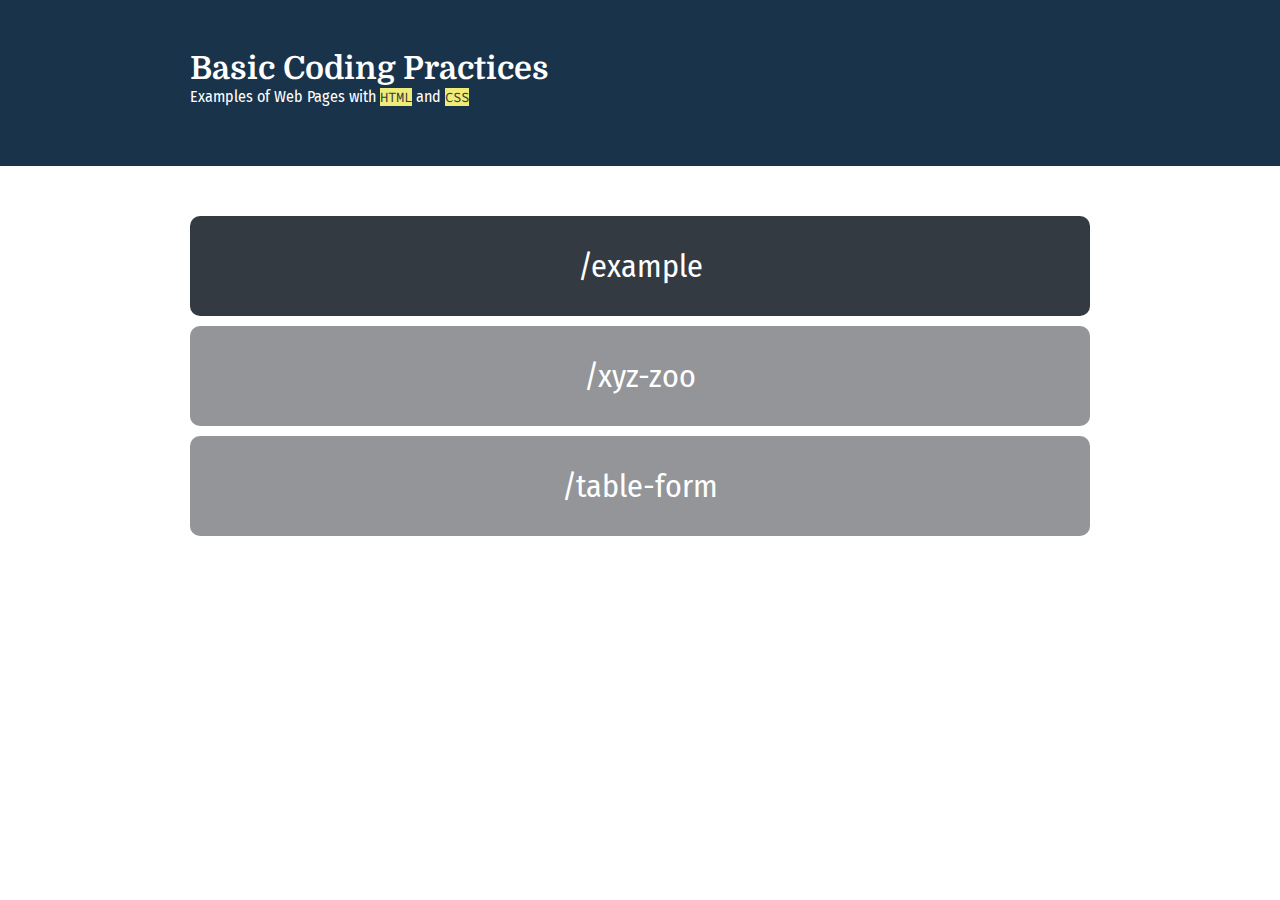
<file: index.html>
<!DOCTYPE html>
<html>

<head>
    <meta charset="UTF-8">
    <meta http-equiv="X-UA-Compatible" content="IE=edge">
    <meta name="viewport" content="width=device-width, initial-scale=1.0">
    <title>Basic Coding Example</title>
    <link rel="stylesheet" href="css/style.css">
</head>

<body>
    <div id="top">
        <div class="container">            
            <h1 class="font-domine">Basic Coding Practices</h1>
            <p>Examples of Web Pages with <span>HTML</span> and <span>CSS</span></p>
        </div>
    </div>
    <div class="container">
        <div id="project">
            <ul>
                <li class="bg-code">
                    <a href="example/">
                        /example
                    </a>
                </li>
                <li class="bg-zoo">
                    <a href="xyz-zoo/">
                        /xyz-zoo
                    </a>
                </li>
                <li class="bg-table">
                    <a href="table-form/">
                        /table-form
                    </a>
                </li>
            </ul>
        </div>
        <!-- <div id="menu">

        </div>
        <div id="banner">
            Ini banner
        </div>
        <h1>Hello World</h1>
        <div>
            Ini div 1
        </div>
        <div class="font-blue">
            Ini div 2
        </div>
        <span>
            Ini span 1
        </span>
        <span>
            Ini span 2
        </span>
        
        <p class="font-poppins font-grey">"Lorem ipsum dolor <a href="#" class="font-blue">sit amet</a>, consectetur adipiscing elit, sed do eiusmod tempor incididunt ut labore et dolore magna aliqua. Ut enim ad minim veniam, quis nostrud exercitation ullamco laboris nisi ut aliquip ex ea commodo consequat. Duis aute irure dolor in reprehenderit in voluptate velit esse cillum dolore eu fugiat nulla pariatur. Excepteur sint occaecat cupidatat non proident, sunt in culpa qui officia deserunt mollit anim id est laborum."</p>
    </div> -->
</body>

</html>
</file>
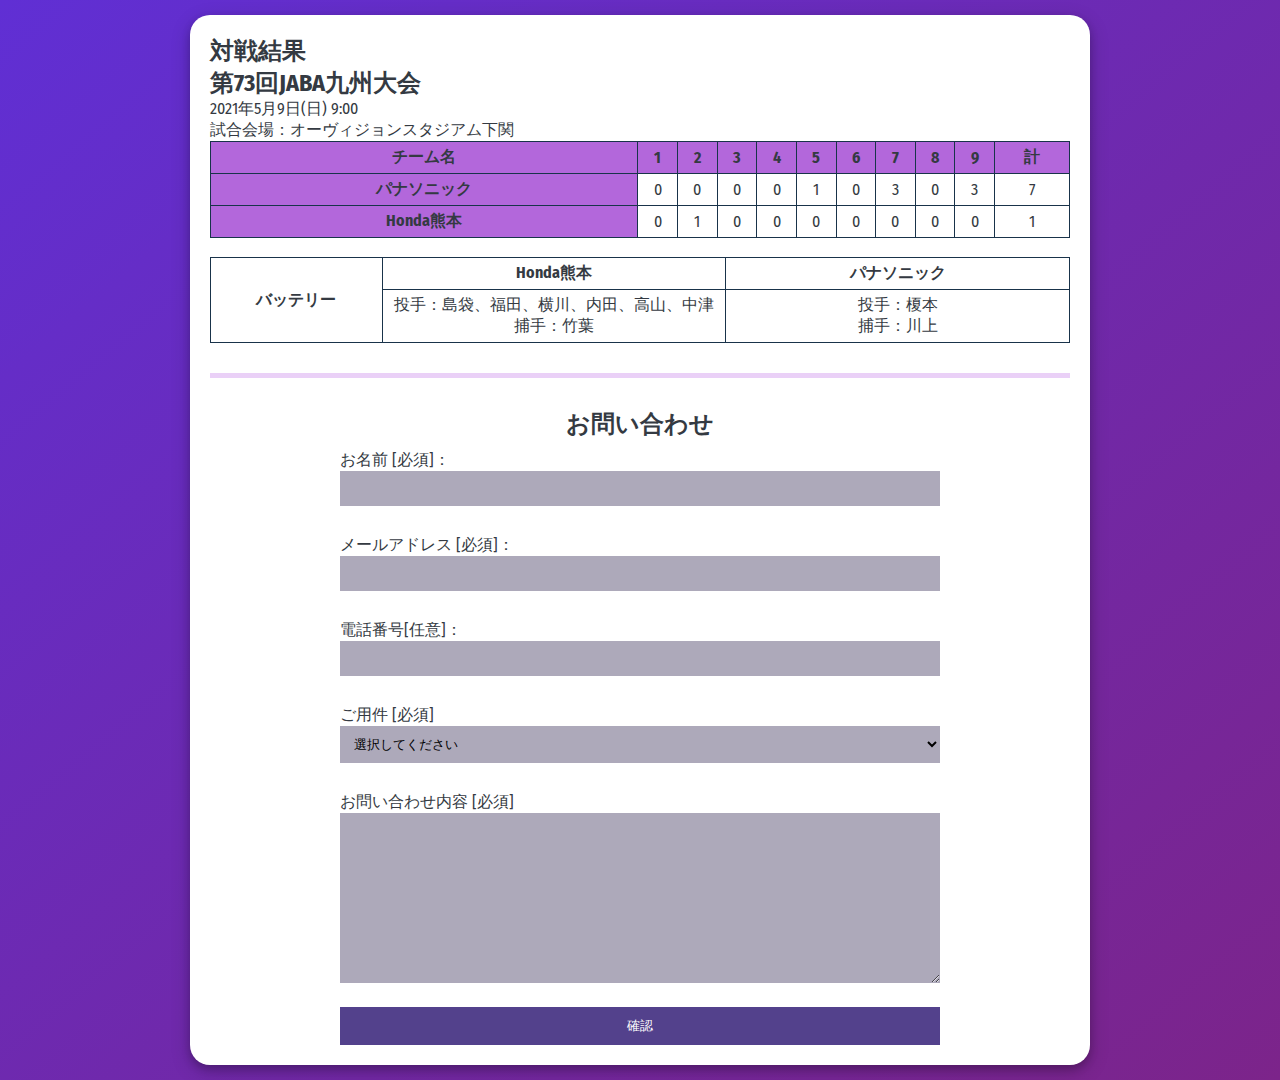
<file: table-form/index.html>
<!DOCTYPE html>
<html>

<head>
    <meta charset="UTF-8">
    <meta http-equiv="X-UA-Compatible" content="IE=edge">
    <meta name="viewport" content="width=device-width, initial-scale=1.0">
    <title>Table and Form</title>
    <link rel="stylesheet" href="../css/style.css">
</head>

<body id="tb-form">
    <div class="container">
        <!--ini table-->
        <div class="tables">

            <div>
                <h2>対戦結果</h2>
                <h2>第73回JABA九州大会</h2>
                <p>2021年5月9日(日) 9:00<br>
                    試合会場：オーヴィジョンスタジアム下関</p>
            </div>
            <div class="first-table">
                <table>
                    <tr>
                        <div>
                            <th>チーム名</th>
                            <th>1</th>
                            <th>2</th>
                            <th>3</th>
                            <th>4</th>
                            <th>5</th>
                            <th>6</th>
                            <th>7</th>
                            <th>8</th>
                            <th>9</th>
                            <th>計</th>
                        </div>
                    </tr>
                    <tr>
                        <div>
                            <th>パナソニック</th>
                            <td>0</td>
                            <td>0</td>
                            <td>0</td>
                            <td>0</td>
                            <td>1</td>
                            <td>0</td>
                            <td>3</td>
                            <td>0</td>
                            <td>3</td>
                            <td>7</td>
                        </div>
                    </tr>
                    <tr>
                        <div>
                            <th>Honda熊本</th>
                            <td>0</td>
                            <td>1</td>
                            <td>0</td>
                            <td>0</td>
                            <td>0</td>
                            <td>0</td>
                            <td>0</td>
                            <td>0</td>
                            <td>0</td>
                            <td>1</td>
                        </div>
                    </tr>
                </table>
                <br>
            </div>
            <div class="second-table">
                <table>
                    <tr>
                        <th rowspan="2">バッテリー</th>
                        <th colspan="5" style="width: 40%;">Honda熊本</th>
                        <th colspan="5" style="width: 40%;">パナソニック</th>
                    </tr>
                    <tr>
                        <td colspan="5">
                            <p>投手：島袋、福田、横川、内田、高山、中津</p>
                            <p>捕手：竹葉</p>
                        </td>
                        <td colspan="5">
                            <p>投手：榎本</p>
                            <p>捕手：川上</p>
                        </td>
                    </tr>
                </table>
            </div>
        </div>
        <!--ini form-->
        <div class="form">
            <h2>お問い合わせ</h2>
            <form>
                <div>
                    <label for="nama">お名前 [必須]：</label>
                    <input type="text" id="nama" name="nama"><br>
                </div>
                <div>
                    <label for="mail">メールアドレス [必須]：</label>
                    <input type="text" id="mail" name="mail"><br>
                </div>
                <div>
                    <label for="nomer">電話番号[任意]：</label>
                    <input type="text" id="nomer" name="nomer"><br>
                </div>
                <div>
                    <label for="pilih">ご用件 [必須]</label>
                    <select id="pilih" name="pilih">
                        <option value="" disable selected hidden>選択してください</option>
                        <option value="1">書籍についてのご質問(個人のお客様)</option>
                        <option value="2">書籍についてのご質問(取次・書店様)</option>
                        <option value="3">書籍についてのご質問(メディア関係者様) </option>
                        <option value="4">アルバイト・パートに関するお問い合わせ</option>
                        <option value="5">仕事のご依頼・お問い合わせ</option>
                        <option value="6">外部スタッフのご希望(フリーの方、制作会社様)</option>
                        <option value="7">その他のお問合せ</option>
                    </select>
                </div>
                <div>
                    <br>
                    <label for="isi">お問い合わせ内容 [必須]</label>
                    <textarea name="isi" rows="10" cols="40"></textarea>
                </div>
                <button type="submit">確認</button>
            </form>
        </div>
    </div>
</body>

</html>
</file>
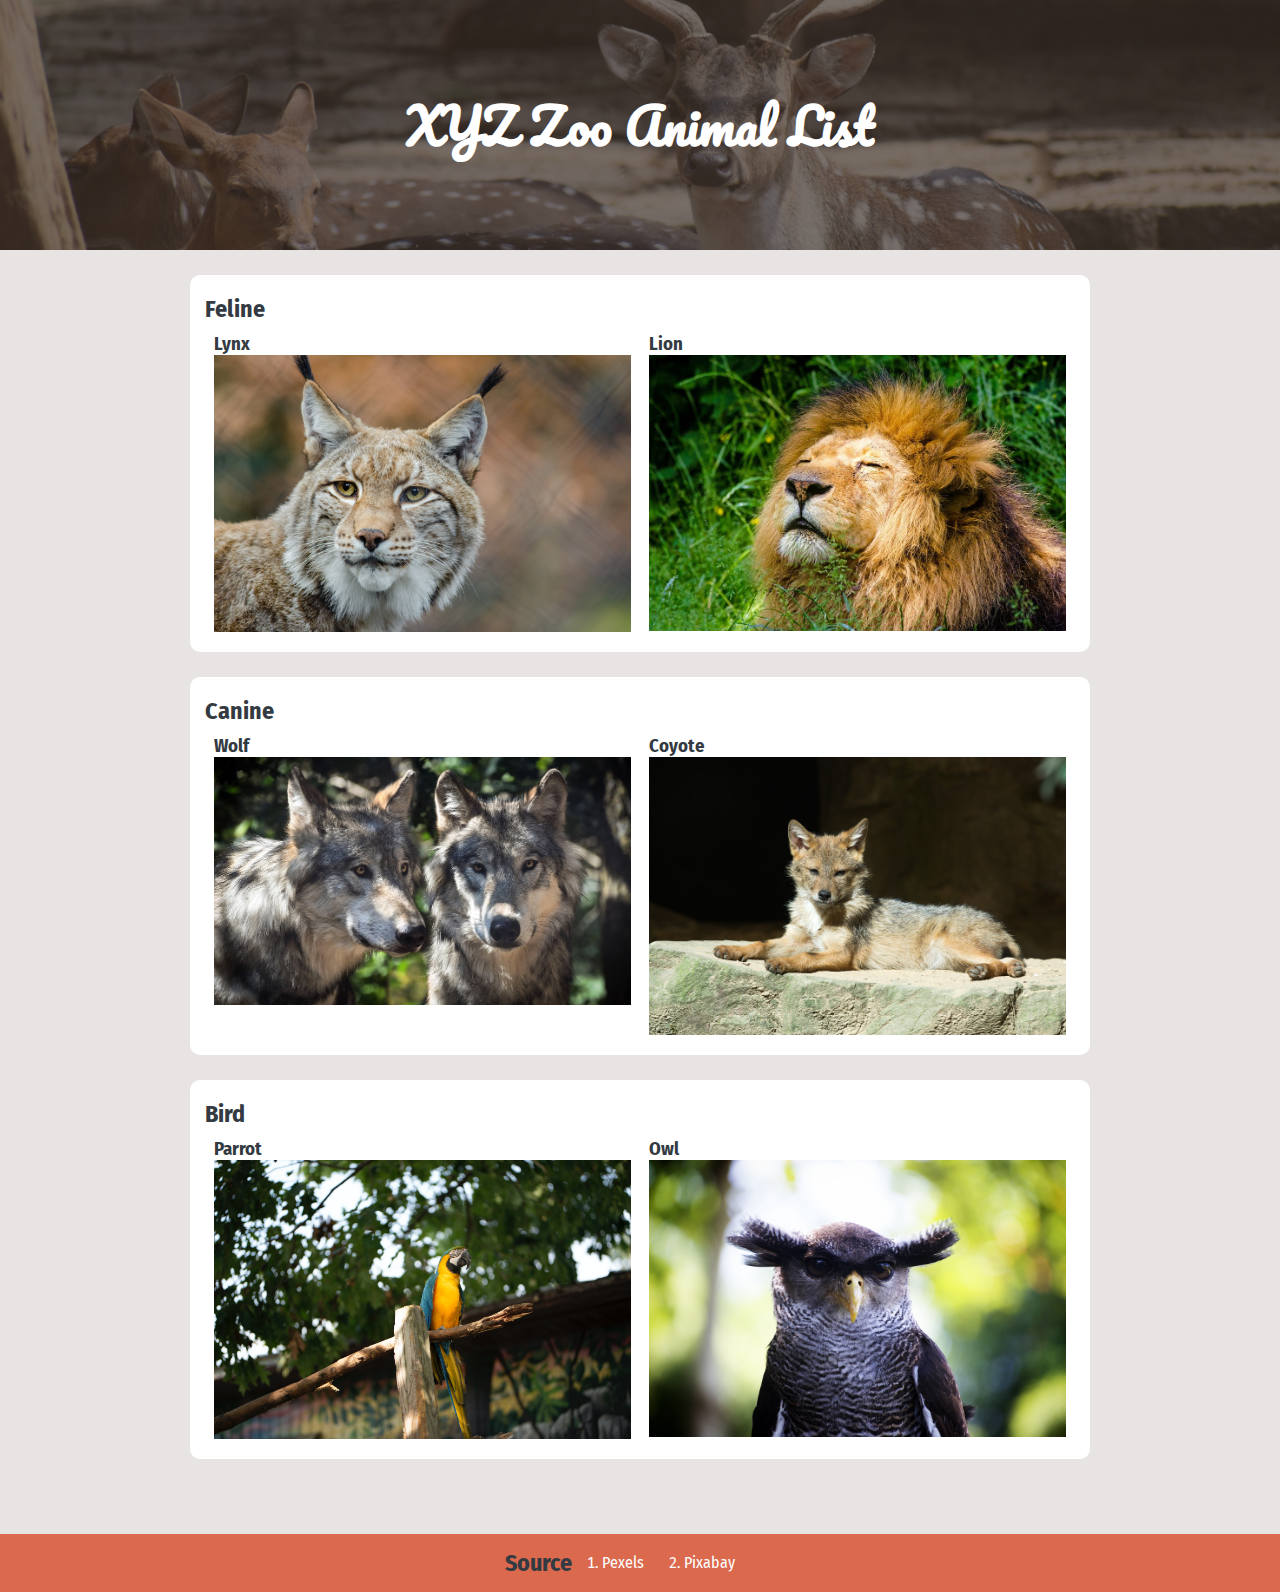
<file: xyz-zoo/index.html>
<!DOCTYPE html>
<html>

<head>
    <meta charset="UTF-8">
    <meta http-equiv="X-UA-Compatible" content="IE=edge">
    <meta name="viewport" content="width=device-width, initial-scale=1.0">
    <title>Basic Coding Example</title>
    <link rel="stylesheet" href="../css/style.css">
</head>

<body id="zoo">
    <div class="top">
        <h1>XYZ Zoo Animal List</h1>
    </div>
    <div class="container">
        <ol class="animal-list">
            <li>
                <h2>Feline</h2>
                <ul class="familia-list">
                    <li>
                        <div>
                            <h3>Lynx</h3>
                            <a href="img/lynx.jpg" target="blank">
                                <img src="img/lynx.jpg" width="500" height="auto" />
                            </a>
                        </div>
                    </li>
                    <li>
                        <div>
                            <h3>Lion</h3>
                            <a href="img/lion.jpg" target="blank">
                                <img src="img/lion.jpg" width="500" height="auto" />
                            </a>
                        </div>
                    </li>
                </ul>
            </li>
            <li>
                <h2>Canine</h2>
                <ul class="familia-list">
                    <li>
                        <div>
                            <h3>Wolf</h3>
                            <a href="img/wolf.jpg" target="blank">
                                <img src="img/wolf.jpg" width="500" height="auto" />
                            </a>
                        </div>
                    </li>
                    <li>
                        <div>
                            <h3>Coyote</h3>
                            <a href="img/coyote.jpg" target="blank">
                                <img src="img/coyote.jpg" width="500" height="auto" />
                            </a>
                        </div>
                    </li>
                </ul>
            </li>
            <li>
                <div>
                    <h2>Bird</h2>
                    <ul class="familia-list">
                        <li>
                            <div>
                                <h3>Parrot</h3>
                                <a href="img/parrot.jpg" target="blank">
                                    <img src="img/parrot.jpg" width="500" height="auto" />
                                </a>
                            </div>
                        </li>
                        <li>
                            <div>
                                <h3>Owl</h3>
                                <a href="img/owl.jpg" target="blank">
                                    <img src="img/owl.jpg" width="500" height="auto" />
                                </a>
                            </div>
                        </li>
                    </ul>
                </div>
            </li>
        </ol>
    </div>
    <div class="source">
        <h2>Source</h2>
        <ol>
            <li>
                <div>
                    <a href="https://pexels.com/" target="blank">Pexels</a>
                </div>
            </li>
            <li>
                <div>
                    <a href="https://pixabay.com/" target="blank">Pixabay</a>
                </div>
            </li>
        </ol>
    </div>

</body>

</html>
</file>
<file: css/style.css>
@import url('https://fonts.googleapis.com/css2?family=Domine:wght@400;700&family=Fira+Sans+Condensed:wght@400;500&family=Pacifico&family=Source+Code+Pro:wght@300&display=swap');

* {
    margin: 0;
    padding: 0;
    box-sizing: border-box;
}

body {
    font-family: 'Fira Sans Condensed', sans-serif;
    color: #343a42;
}
.font-domine {
    font-family: 'Domine', serif;
}
.font-pacifico {
    font-family: 'Pacifico', cursive;
}
.font-grey {
    color: #343a42;
}
.container {
    width: 100%;
    max-width: 900px;
    margin: 0 auto;
    /* margin-top: 0;
    margin-right: auto;
    margin-bottom: 0;
    margin-left: auto; */
    padding-bottom: 50px;

}
#top {
    background: #19334a;
    color: #fff;
    padding: 50px 15px 10px;
    /* padding-top: 50px;
    padding-right: 15px;
    padding-bottom: 10px;
    padding-left: 15px; */
    margin-bottom: 50px;
}

#top span {
    background: #f0ec78;
    font-family: 'Source Code Pro', monospace;
    color: #343a42;
    font-size: 14px;
}
p {
    font-size: 16px;
}

#project ul li{
    list-style: none;
    width: 100%;
    margin: 10px 0;
    height: 100px;
    border-radius: 10px

}

#project ul li a{
    width: 100%;
    height: 100%;
    display: flex;
    color: #fff;
    justify-content: center;
    align-items: center;
    position: relative;
    z-index: 10;
    font-size: 32px;
    text-decoration: none;
}

.bg-code {
    position: relative;    
    overflow: hidden;
    background-color: #343a42;
}
.bg-code::after {    
    content: '';
    background: url("https://images.unsplash.com/photo-1555066931-4365d14bab8c?ixlib=rb-4.0.3&ixid=MnwxMjA3fDB8MHxwaG90by1wYWdlfHx8fGVufDB8fHx8&auto=format&fit=crop&w=1470&q=80") no-repeat center;
    background-size: cover;
    filter: blur(5px);
    -webkit-filter: blur(5px);
    height: 100%;
    width: 100%;
    display: block;
    position: absolute;
    top: 0;
    transition: all .5s ease-in;
}
.bg-zoo, .bg-table {
    position: relative;    
    overflow: hidden;
    background-color: #d9dee6;
}
.bg-zoo a, .bg-table a{
    background-color: rgba(92, 91, 91, 0.555);
}
.bg-zoo::after {
    content: '';
    background: url("https://images.unsplash.com/photo-1503918756811-975bd3397178?ixlib=rb-4.0.3&ixid=MnwxMjA3fDB8MHxwaG90by1wYWdlfHx8fGVufDB8fHx8&auto=format&fit=crop&w=687&q=80") no-repeat center;
    background-size: cover;
    filter: blur(5px);
    -webkit-filter: blur(5px);
    height: 100%;
    width: 100%;
    display: block;
    position: absolute;
    top: 0;
    transition: all .5s ease-in;
}
.bg-table::after {
    content: '';
    background: url("https://images.unsplash.com/photo-1487611459768-bd414656ea10?ixlib=rb-4.0.3&ixid=MnwxMjA3fDB8MHxwaG90by1wYWdlfHx8fGVufDB8fHx8&auto=format&fit=crop&w=1470&q=80") no-repeat center;
    background-size: cover;
    filter: blur(5px);
    -webkit-filter: blur(5px);
    height: 100%;
    width: 100%;
    display: block;
    position: absolute;
    top: 0;
    transition: all .5s ease-in;
}
.bg-code:hover::after, .bg-zoo:hover::after, .bg-table:hover::after {
    transform: scale(1.5);
}
/* .font-blue {
    color: blue;
}
#banner {
    height: 500px;
    width: 100%;
    background-image: url(../xyz-zoo/img/lion.jpg);
    background-repeat: no-repeat;
    background-size: cover;
    background-position: center;
}
.column-left, .column-right {
    height: 350px;
    font-size: 48px;
    width: 49%;
}
.column-left {
    background: #f590f1;
}
.column-left:hover {
    background: #000;
}
#project .column-left:hover a{
    color: #fff;
}
.column-right {
    background: #e8a343;
}
#project {
    display: flex;
    flex-wrap: wrap;
    //space-between untuk jarak di tengah
    justify-content: space-between;
}
#project a {
    text-decoration: none;
    display: flex;
    color: #000;
    width: 100%;
    height: 100%;
    //center untuk rata tengah 
    justify-content: center;
    align-items: center;
} */


/* 
================
Example Page CSS 
================
*/
#example h2 {
    margin: 15px  0;
}
#menu {
    padding: 10px 20px;    
    border-bottom: solid 1px #ada9ba;
    position: sticky; 
    top: 0;
    background: #fff;
    display: flex;
    justify-content: space-between;
    align-items: center;
}
.logo a {
    text-decoration: none;
    position: relative;
}
.logo span {    
    color: #53418c;
    z-index: 10;
    position: relative;
}
.logo a::after {
    content: '';
    display: block;
    width: 100%;
    height: 0;
    position: absolute;
    top: 0;
    background-color: #53418c;
    transition: all .2s ease-in;
}
.logo a:hover span{
    color: #fff;
}
.logo a:hover::after {
    height: 100%;
}

#menu .home {
    width: 36px;
    height: 36px;
    display: flex;
    justify-content: center;
    align-items: center;
    color: #53418c;
    text-decoration: none;
    border-radius: 50px;
}

#menu .home:hover {
    background-color: #53418c;
    color: #fff;
}

#banner {
    max-height: 400px;
    display: flex;
    flex-wrap: wrap;
    justify-content: center;
    overflow: hidden;
    margin: 15px 0 0;
}

#banner img {
    display: block;
    width: 100%;
    object-fit: cover;
}

.caption {
    text-align: center;
    margin-bottom: 20px;
    font-size: 14px;
    padding: 5px 0;
    font-style: italic;
}

#index {
    border: solid 1px #ada9ba;
    border-radius: 5px;
    padding: 20px;
    margin-bottom: 25px;
}

#index ol {
    margin-top: 15px;
    margin-left: 20px;
}

.highlighted {
    background: #f0ec78;
}

.photo {
    text-align: center;
    margin: 15px 0;
}

.photo img{
    max-width: 100%;
}

#example #tables table{
    width: 80%;
    max-width: 600px;
    margin: 20px auto;
}

#example #tables table th{
    background: #f0ec78;
    padding: 10px 5px;
}

#example #tables table td{
    padding: 10px 5px;
}

/* 
================
Zoo Page CSS 
================
*/
#zoo {
    background: #e8e4e3;
}
#zoo .top {
    background: url(../xyz-zoo/img/zoo.jpg) center no-repeat;
    background-size: cover;
    height: 250px;
    position: relative;
    display: flex;
    justify-content: center;
    align-items: center;
}

#zoo .top::after {
    content: '';
    display: block;
    position: absolute;
    top: 0;
    width: 100%;
    height: 100%;
    background: rgba(56, 43, 35, 0.678)
}

#zoo .top h1 { 
    color: #fff;
    z-index: 10;
    font-family: 'Pacifico', cursive;
    font-size: 48px;
}

.animal-list > li {
    background: #fff;
    border-radius: 10px;
    display: flex;
    flex-wrap: wrap;
    margin: 25px 0;
    padding: 20px 15px;
}

.animal-list > li h2 {
    width: 100%;
}

.familia-list {
    margin-top: 10px;
    display: flex;
    flex-wrap: wrap;
    justify-content: space-around;
}

.familia-list li{
    width: 48%;
    list-style: none;
}

.familia-list img {
    display: block;
    width: 100%;
}
.source {
    background: #db694d;
    display: flex;
    padding: 15px 0;
    justify-content: center;
}
.source ol {
    margin-left: 30px;
    display: flex;
    align-items: center;
}

.source ol li{
    margin-right: 40px;    
    color: #fff;
}

.source ol li a{
    color: #fff;
    text-decoration: none;
}
/* 
================
Table Form Page CSS 
================
*/
#tb-form {
    background-image: linear-gradient(to bottom right, #602fd4, #7c248a);
    padding: 15px 0;
}
#tb-form .container {
    background-color: #fff;
    border-radius: 20px;
    box-shadow: 0 4px 8px 0 rgba(0, 0, 0, 0.2), 0 6px 20px 0 rgba(0, 0, 0, 0.19);
    padding: 20px;
}
.tables {
    border-bottom:  solid 5px #ead0f7;
    padding-bottom: 30px;
    margin-bottom: 30px;
}

.tables table {
    width: 100%;
    border: solid 1px #19334a;
    border-collapse: collapse;
}
.first-table table th {
    background-color: #b367db;
}
.tables table th, .tables table td {
    border: solid 1px #19334a;
    padding: 5px 0;
    text-align: center;
}
form {
    width: 90%;
    max-width: 600px;
    margin: 0 auto;
}
.form h2 {
    text-align: center;
}
.form label {
    width: 100%;
    display: block;
    margin-top: 10px;
}
.form input, .form select {
    width: 100%;
    display: block;
    background-color: #ada9ba;
    border: none;
    padding: 10px;
}
.form textarea {
    width: 100%;
    background-color: #ada9ba;
    border: none;
    padding: 10px;
}
.form button {
    width: 100%;
    background-color: #53418c;
    color: #fff;
    padding: 10px;
    border: none;
    cursor: pointer;
    margin-top: 20px;
}
.form button:hover {
    background-color: #382b63;
}

@media only screen and (max-width: 900px) {
    .container {
        padding: 0 10px 15px;
    }
}

@media only screen and (max-width: 768px) {
    
}

@media only screen and (max-width: 425px) {
    .familia-list li{
        width: 100%;
    }
}
</file>
